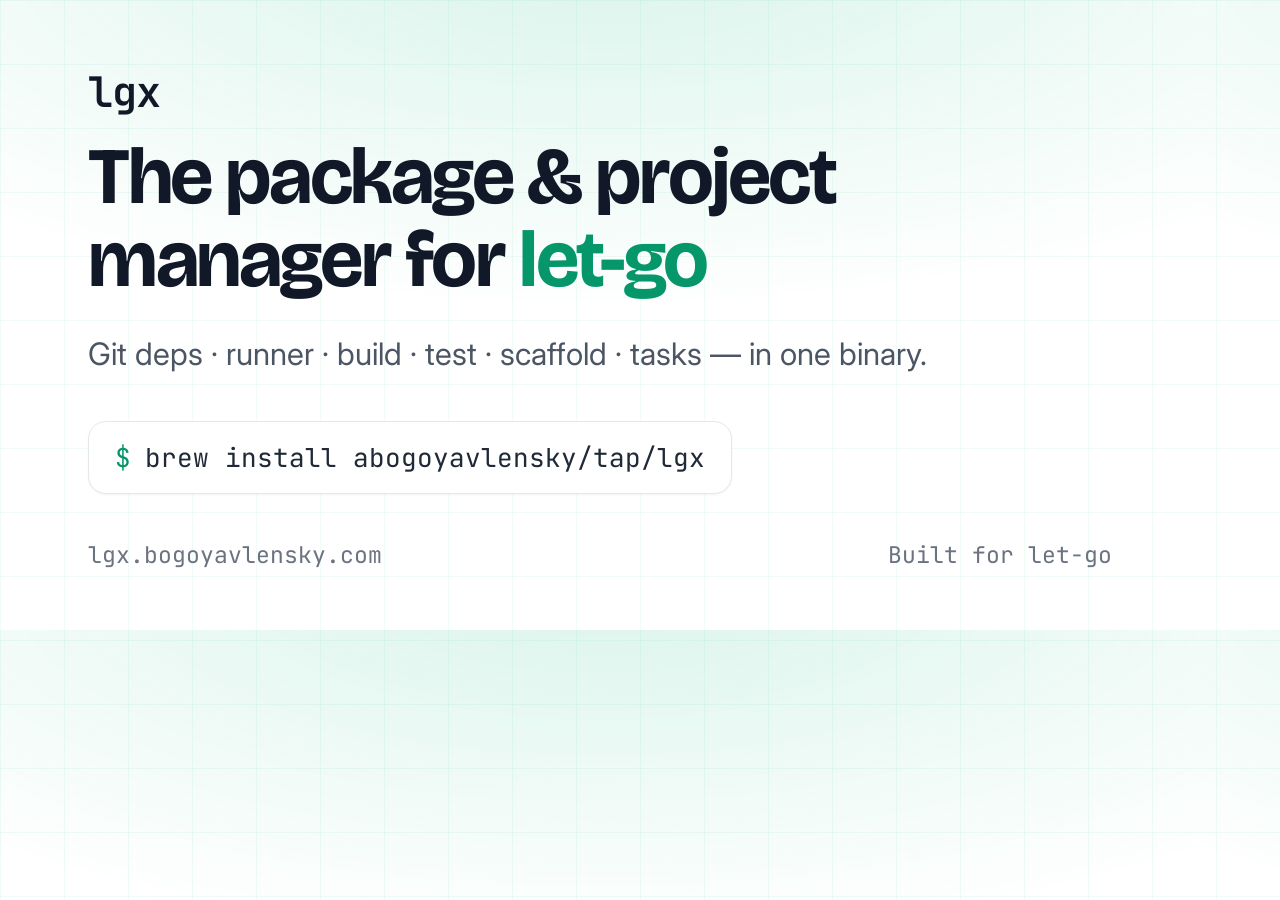
<file: landing/og.html>
<!doctype html>
<!--
  Source template for the social-share image (og.png), 1200x630.
  Regenerate after editing: render this file at 1200x630 in a headless
  browser and screenshot to og.png. E.g. with the Chrome CLI:
    chromium --headless --window-size=1200,630 --screenshot=og.png \
      --default-background-color=FFFFFFFF --hide-scrollbars og.html
-->
<html lang="en">
<head>
  <meta charset="utf-8" />
  <link rel="preconnect" href="https://fonts.googleapis.com" />
  <link rel="preconnect" href="https://fonts.gstatic.com" crossorigin />
  <link href="https://fonts.googleapis.com/css2?family=Bricolage+Grotesque:opsz,wght@12..96,600;12..96,700&family=Inter:wght@400;500;600&family=JetBrains+Mono:wght@500;600&display=swap" rel="stylesheet" />
  <style>
    * { margin: 0; padding: 0; box-sizing: border-box; }
    html, body { width: 1200px; height: 630px; }
    body {
      position: relative;
      display: flex;
      flex-direction: column;
      justify-content: center;
      padding: 84px 88px;
      font-family: "Inter", system-ui, sans-serif;
      color: #111827;
      background-color: #ffffff;
      background-image:
        radial-gradient(ellipse 80% 60% at 50% -10%, rgba(16, 185, 129, 0.16), transparent),
        linear-gradient(to right, rgba(16, 185, 129, 0.06) 1px, transparent 1px),
        linear-gradient(to bottom, rgba(16, 185, 129, 0.06) 1px, transparent 1px);
      background-size: 100% 100%, 64px 64px, 64px 64px;
    }
    .brand {
      position: absolute;
      top: 64px;
      left: 88px;
      font-family: "JetBrains Mono", monospace;
      font-weight: 600;
      font-size: 42px;
      letter-spacing: -0.02em;
      color: #111827;
    }
    h1 {
      max-width: 1010px;
      font-family: "Bricolage Grotesque", "Inter", sans-serif;
      font-weight: 700;
      font-size: 80px;
      line-height: 1.04;
      letter-spacing: -0.03em;
    }
    h1 .accent { color: #059669; }
    p {
      margin-top: 30px;
      max-width: 940px;
      font-size: 31px;
      line-height: 1.4;
      color: #4b5563;
    }
    .chip {
      align-self: flex-start;
      margin-top: 46px;
      display: inline-flex;
      align-items: center;
      gap: 14px;
      border: 1px solid #e5e7eb;
      border-radius: 18px;
      background: #ffffff;
      padding: 18px 26px;
      font-family: "JetBrains Mono", monospace;
      font-size: 26px;
      color: #1f2937;
      box-shadow: 0 1px 2px rgba(0, 0, 0, 0.05);
    }
    .chip .dollar { color: #059669; }
    .footer {
      position: absolute;
      bottom: 60px;
      left: 88px;
      right: 88px;
      display: flex;
      justify-content: space-between;
      align-items: center;
      font-family: "JetBrains Mono", monospace;
      font-size: 23px;
      color: #6b7280;
    }
  </style>
</head>
<body>
  <div class="brand">lgx</div>
  <h1>The package &amp; project manager for <span class="accent">let-go</span></h1>
  <p>Git deps · runner · build · test · scaffold · tasks — in one binary.</p>
  <div class="chip"><span class="dollar">$</span> brew install abogoyavlensky/tap/lgx</div>
  <div class="footer">
    <span>lgx.bogoyavlensky.com</span>
    <span>Built for let-go</span>
  </div>
</body>
</html>
</file>
